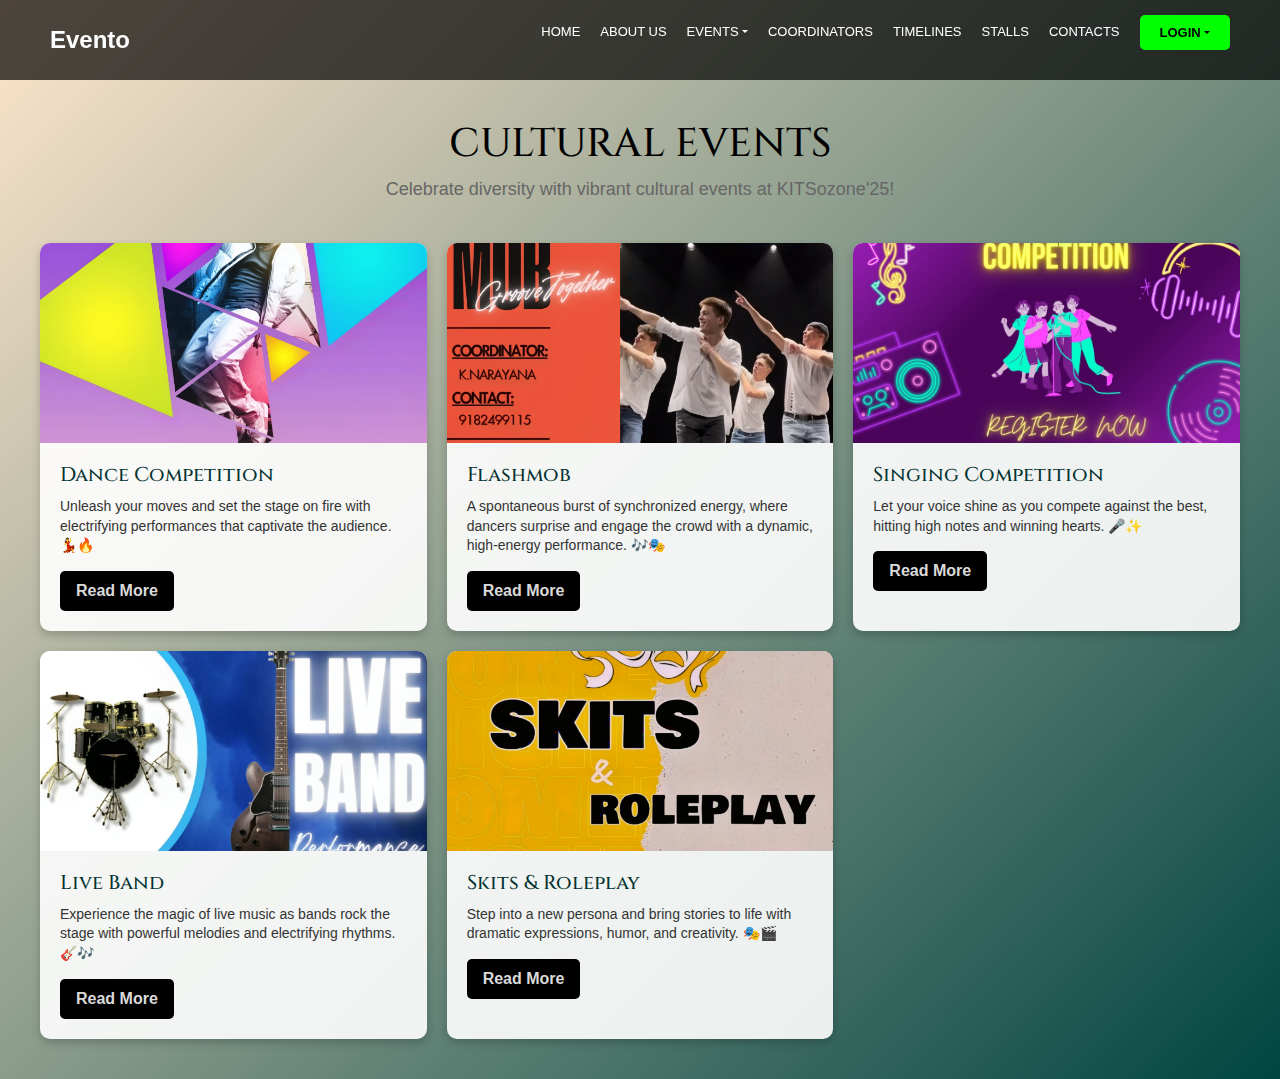
<file: cultural.html>
<!DOCTYPE html>
<html lang="en">
<head>
    <meta charset="UTF-8">
    <meta name="viewport" content="width=device-width, initial-scale=1.0">
    <title>Cultural Events - Kitsozen'25</title>
    <!-- Bootstrap CSS -->
    <link href="https://cdn.jsdelivr.net/npm/bootstrap@5.3.0/dist/css/bootstrap.min.css" rel="stylesheet">
    <link rel="stylesheet" href="cultural.css">
    <link href="https://fonts.googleapis.com/css2?family=Cinzel:wght@700&display=swap" rel="stylesheet">
</head>
<body>
    <header>
        <nav>
            <div class="logo">
                <span>Evento</span>
            </div>
            <ul class="nav-links">
                <li><a href="index.html" class="nav-link">HOME</a></li>
                <li><a href="index.html" class="nav-link">ABOUT US</a></li>
                <li class="dropdown">
                    <a href="#" class="nav-link dropdown-toggle">EVENTS</a>
                    <ul class="dropdown-menu">
                        <li><a href="technical.html" class="nav-link">TECHNICAL</a></li>
                        <li><a href="non-technical.html" class="nav-link">NON-TECHNICAL</a></li>
                        <li><a href="#cultural-events" class="nav-link">CULTURAL</a></li>
                        <li><a href="games.html" class="nav-link">GAMES</a></li>
                        <li><a href="sports.html" class="nav-link">SPORTS</a></li>
                        <li><a href="special.html" class="nav-link">SPECIAL</a></li>
                    </ul>
                </li>
                <li><a href="#" class="nav-link">COORDINATORS</a></li>
                <li><a href="#" class="nav-link">TIMELINES</a></li>
                <li><a href="#" class="nav-link" data-section="contacts">STALLS</a></li>
                <li><a href="#" class="nav-link">CONTACTS</a></li>
                <li class="dropdown">
                    <a href="#" class="buy-ticket dropdown-toggle" data-section="login">LOGIN</a>
                    <ul class="dropdown-menu">
                        <li><a href="#" class="nav-link" data-section="student-login">STUDENT</a></li>
                        <li><a href="#" class="nav-link" data-section="volunteer-login">VOLUNTEER</a></li>
                        <li><a href="#" class="nav-link" data-section="coordinator-login">COORDINATOR LOGIN</a></li>
                        <li><a href="#" class="nav-link" data-section="admin-login">ADMIN</a></li>
                    </ul>
                </li>
            </ul>
        </nav>
    </header>

    <main>
        <section class="cultural-events" id="cultural-events">
            <div class="events-header">
                <h1>Cultural Events</h1>
                <p>Celebrate diversity with vibrant cultural events at KITSozone'25!</p>
            </div>
            <div class="events-grid">
                <div class="event-block">
                    <div class="event-image">
                        <img src="cl1.jpg" alt="Cultural Event 1">
                    </div>
                    <div class="event-info">
                        <h3>Dance Competition</h3>
                        <p>Unleash your moves and set the stage on fire with electrifying performances that captivate the audience. 💃🔥</p>
                        <a href="#" class="register-btn">Read More</a>
                    </div>
                </div>
                <div class="event-block">
                    <div class="event-image">
                        <img src="cl2.jpg" alt="Cultural Event 2">
                    </div>
                    <div class="event-info">
                        <h3>Flashmob</h3>
                        <p>A spontaneous burst of synchronized energy, where dancers surprise and engage the crowd with a dynamic, high-energy performance. 🎶🎭</p>
                        <a href="#" class="register-btn">Read More</a>
                    </div>
                </div>
                <div class="event-block">
                    <div class="event-image">
                        <img src="cl3.jpg" alt="Cultural Event 3">
                    </div>
                    <div class="event-info">
                        <h3>Singing Competition</h3>
                        <p>Let your voice shine as you compete against the best, hitting high notes and winning hearts. 🎤✨</p>
                        <a href="#" class="register-btn">Read More</a>
                    </div>
                </div>
                <div class="event-block">
                    <div class="event-image">
                        <img src="cl4.jpg" alt="Cultural Event 4">
                    </div>
                    <div class="event-info">
                        <h3>Live Band</h3>
                        <p>Experience the magic of live music as bands rock the stage with powerful melodies and electrifying rhythms. 🎸🎶</p>
                        <a href="#" class="register-btn">Read More</a>
                    </div>
                </div>
                <div class="event-block">
                    <div class="event-image">
                        <img src="cl5.jpg" alt="Cultural Event 5">
                    </div>
                    <div class="event-info">
                        <h3>Skits & Roleplay</h3>
                        <p> Step into a new persona and bring stories to life with dramatic expressions, humor, and creativity. 🎭🎬</p>
                        <a href="#" class="register-btn">Read More</a>
                    </div>
                </div>
            </div>
        </section>
    </main>

    <!-- Bootstrap JS -->
    <script src="https://cdn.jsdelivr.net/npm/bootstrap@5.3.0/dist/js/bootstrap.bundle.min.js"></script>
    <script>
        const dropdownToggle = document.querySelector('.dropdown-toggle');
        const dropdownMenu = document.querySelector('.dropdown-menu');

        dropdownToggle.addEventListener('click', (e) => {
            e.preventDefault();
            dropdownMenu.classList.toggle('show');
        });
        // Add this after the existing dropdownToggle event listener
const loginDropdownToggle = document.querySelector('.buy-ticket.dropdown-toggle');
const loginDropdownMenu = loginDropdownToggle.nextElementSibling;

loginDropdownToggle.addEventListener('click', (e) => {
    e.preventDefault();
    loginDropdownMenu.classList.toggle('show');
});

// Close login dropdown when clicking outside
document.addEventListener('click', (e) => {
    if (!loginDropdownToggle.contains(e.target) && !loginDropdownMenu.contains(e.target)) {
        loginDropdownMenu.classList.remove('show');
    }
});

        document.addEventListener('click', (e) => {
            if (!dropdownToggle.contains(e.target) && !dropdownMenu.contains(e.target)) {
                dropdownMenu.classList.remove('show');
            }
        });
    </script>
</body>
</html>
</file>
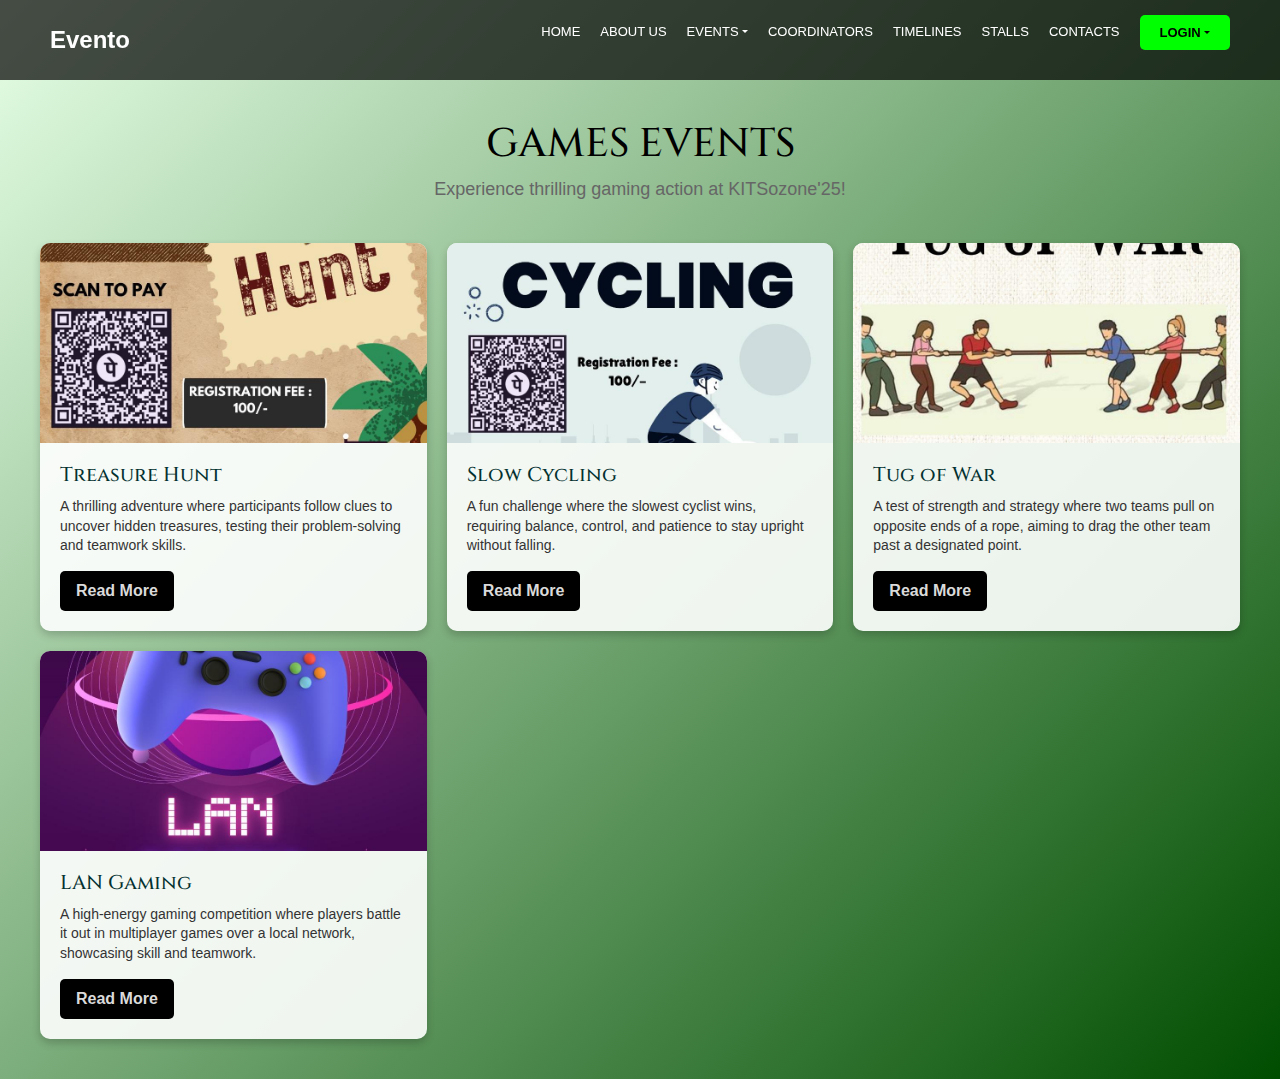
<file: games.html>
<!DOCTYPE html>
<html lang="en">
<head>
    <meta charset="UTF-8">
    <meta name="viewport" content="width=device-width, initial-scale=1.0">
    <title>Games Events - Kitsozen'25</title>
    <!-- Bootstrap CSS -->
    <link href="https://cdn.jsdelivr.net/npm/bootstrap@5.3.0/dist/css/bootstrap.min.css" rel="stylesheet">
    <link rel="stylesheet" href="games.css">
    <link href="https://fonts.googleapis.com/css2?family=Cinzel:wght@700&display=swap" rel="stylesheet">
</head>
<body>
    <header>
        <nav>
            <div class="logo">
                <span>Evento</span>
            </div>
            <ul class="nav-links">
                <li><a href="index.html" class="nav-link">HOME</a></li>
                <li><a href="index.html" class="nav-link">ABOUT US</a></li>
                <li class="dropdown">
                    <a href="#" class="nav-link dropdown-toggle">EVENTS</a>
                    <ul class="dropdown-menu">
                        <li><a href="technical.html" class="nav-link">TECHNICAL</a></li>
                        <li><a href="non-technical.html" class="nav-link">NON-TECHNICAL</a></li>
                        <li><a href="cultural.html" class="nav-link">CULTURAL</a></li>
                        <li><a href="#games-events" class="nav-link">GAMES</a></li>
                        <li><a href="sports.html" class="nav-link">SPORTS</a></li>
                        <li><a href="special.html" class="nav-link">SPECIAL</a></li>
                    </ul>
                </li>
                <li><a href="#" class="nav-link">COORDINATORS</a></li>
                <li><a href="#" class="nav-link">TIMELINES</a></li>
                <li><a href="#" class="nav-link" data-section="contacts">STALLS</a></li>
                <li><a href="#" class="nav-link">CONTACTS</a></li>
                <li class="dropdown">
                    <a href="#" class="buy-ticket dropdown-toggle" data-section="login">LOGIN</a>
                    <ul class="dropdown-menu">
                        <li><a href="#" class="nav-link" data-section="student-login">STUDENT</a></li>
                        <li><a href="#" class="nav-link" data-section="volunteer-login">VOLUNTEER</a></li>
                        <li><a href="#" class="nav-link" data-section="coordinator-login">COORDINATOR LOGIN</a></li>
                        <li><a href="#" class="nav-link" data-section="admin-login">ADMIN</a></li>
                    </ul>
                </li>
            </ul>
        </nav>
    </header>

    <main>
        <section class="games-events" id="games-events">
            <div class="events-header">
                <h1>Games Events</h1>
                <p>Experience thrilling gaming action at KITSozone'25!</p>
            </div>
            <div class="events-grid">
                <div class="event-block">
                    <div class="event-image">
                        <img src="gm1.jpg" alt="Games Event 1">
                    </div>
                    <div class="event-info">
                        <h3>Treasure Hunt</h3>
                        <p>A thrilling adventure where participants follow clues to uncover hidden treasures, testing their problem-solving and teamwork skills.</p>
                        <a href="#" class="register-btn">Read More</a>
                    </div>
                </div>
                <div class="event-block">
                    <div class="event-image">
                        <img src="gm2.jpg" alt="Games Event 2">
                    </div>
                    <div class="event-info">
                        <h3>Slow Cycling</h3>
                        <p>A fun challenge where the slowest cyclist wins, requiring balance, control, and patience to stay upright without falling.</p>
                        <a href="#" class="register-btn">Read More</a>
                    </div>
                </div>
                <div class="event-block">
                    <div class="event-image">
                        <img src="gm3.jpg" alt="Games Event 3">
                    </div>
                    <div class="event-info">
                        <h3>Tug of War</h3>
                        <p>A test of strength and strategy where two teams pull on opposite ends of a rope, aiming to drag the other team past a designated point.</p>
                        <a href="#" class="register-btn">Read More</a>
                    </div>
                </div>
                <div class="event-block">
                    <div class="event-image">
                        <img src="gm4.jpg" alt="Games Event 4">
                    </div>
                    <div class="event-info">
                        <h3>LAN Gaming</h3>
                        <p>A high-energy gaming competition where players battle it out in multiplayer games over a local network, showcasing skill and teamwork.</p>
                        <a href="#" class="register-btn">Read More</a>
                    </div>
                </div>
            </div>
        </section>
    </main>

    <!-- Bootstrap JS -->
    <script src="https://cdn.jsdelivr.net/npm/bootstrap@5.3.0/dist/js/bootstrap.bundle.min.js"></script>
    <script>
        const dropdownToggle = document.querySelector('.dropdown-toggle');
        const dropdownMenu = document.querySelector('.dropdown-menu');

        dropdownToggle.addEventListener('click', (e) => {
            e.preventDefault();
            dropdownMenu.classList.toggle('show');
        });

        // Add this after the existing dropdownToggle event listener
const loginDropdownToggle = document.querySelector('.buy-ticket.dropdown-toggle');
const loginDropdownMenu = loginDropdownToggle.nextElementSibling;

loginDropdownToggle.addEventListener('click', (e) => {
    e.preventDefault();
    loginDropdownMenu.classList.toggle('show');
});

// Close login dropdown when clicking outside
document.addEventListener('click', (e) => {
    if (!loginDropdownToggle.contains(e.target) && !loginDropdownMenu.contains(e.target)) {
        loginDropdownMenu.classList.remove('show');
    }
});

        document.addEventListener('click', (e) => {
            if (!dropdownToggle.contains(e.target) && !dropdownMenu.contains(e.target)) {
                dropdownMenu.classList.remove('show');
            }
        });
    </script>
</body>
</html>
</file>
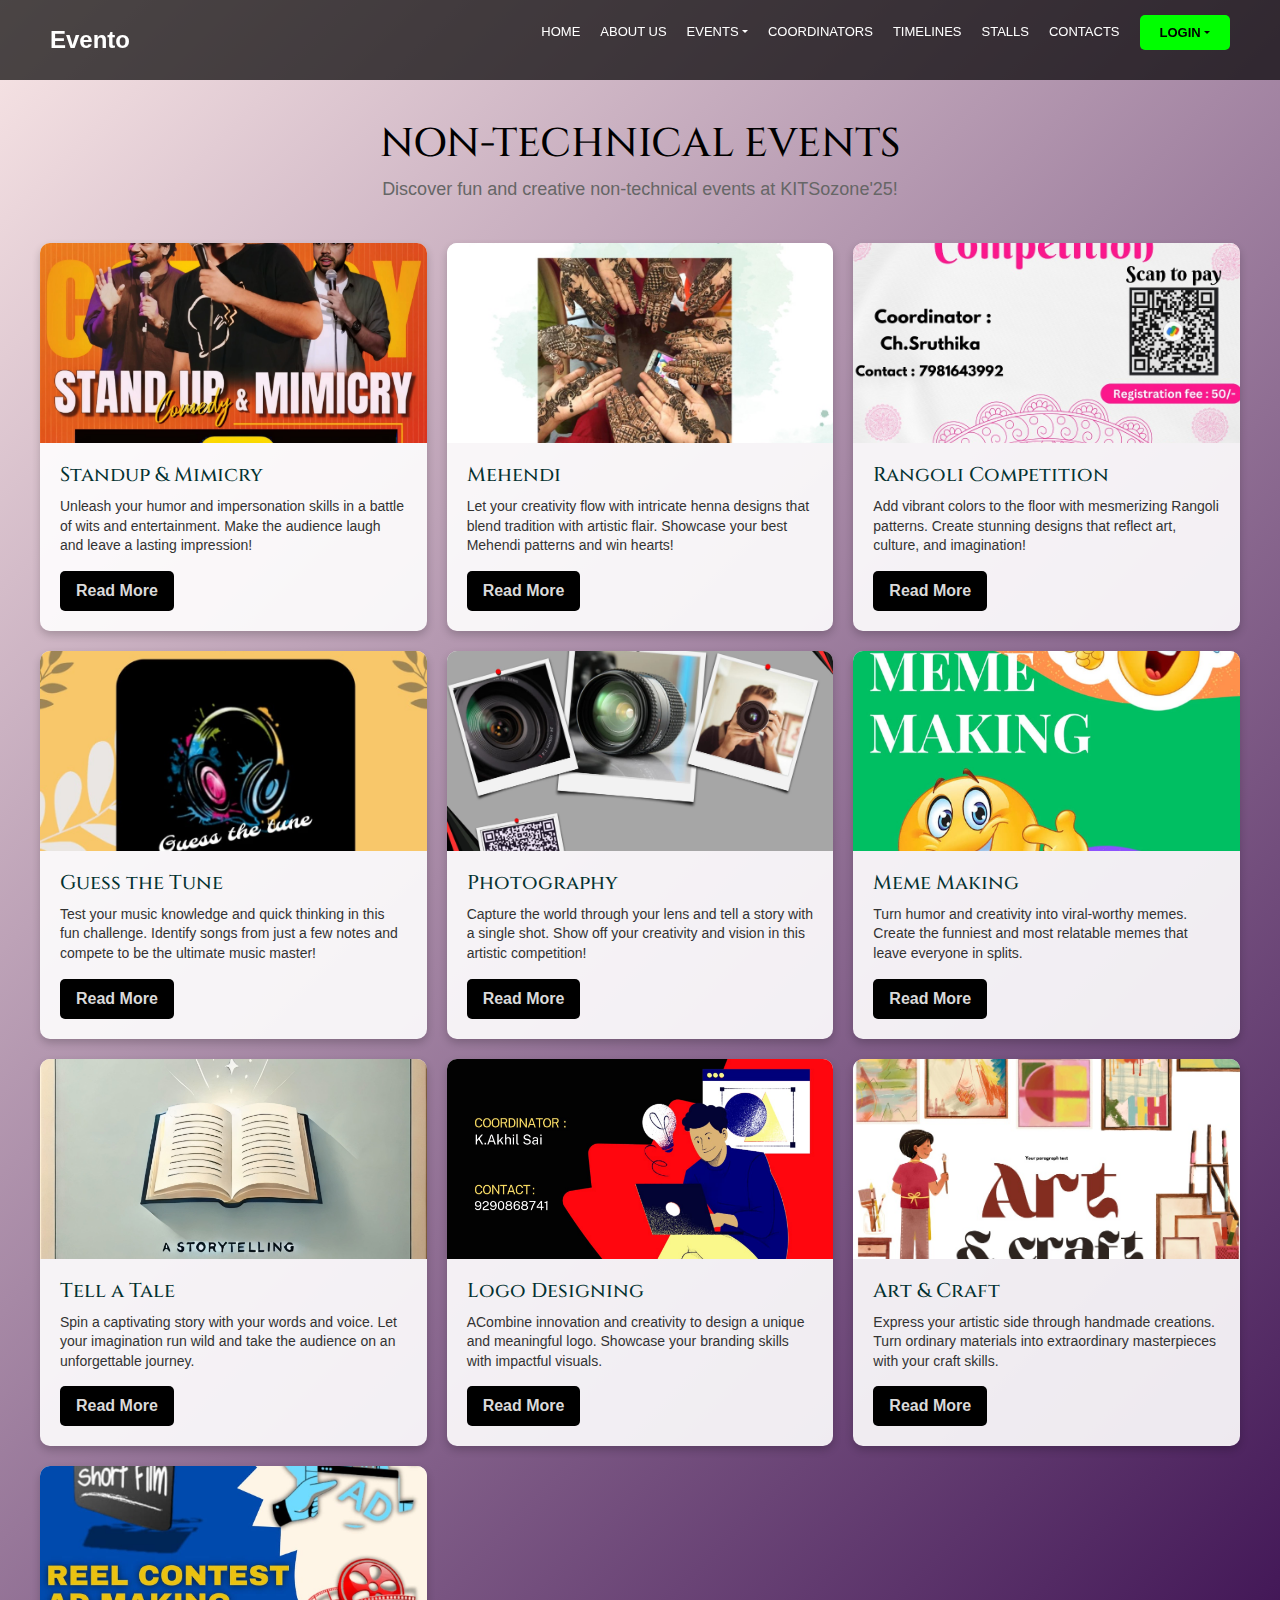
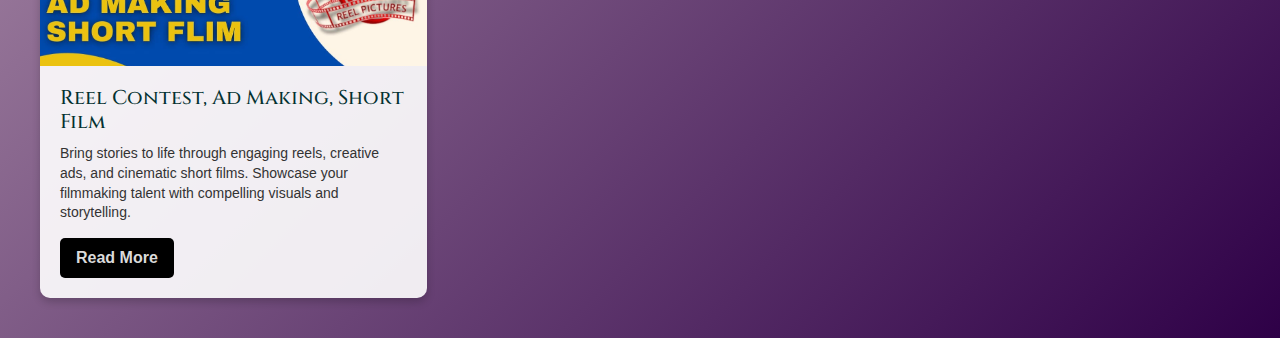
<file: non-technical.html>
<!DOCTYPE html>
<html lang="en">
<head>
    <meta charset="UTF-8">
    <meta name="viewport" content="width=device-width, initial-scale=1.0">
    <title>Non-Technical Events - Kitsozen'25</title>
    <!-- Bootstrap CSS -->
    <link href="https://cdn.jsdelivr.net/npm/bootstrap@5.3.0/dist/css/bootstrap.min.css" rel="stylesheet">
    <link rel="stylesheet" href="non-technical.css">
    <link href="https://fonts.googleapis.com/css2?family=Cinzel:wght@700&display=swap" rel="stylesheet">
</head>
<body>
    <header>
        <nav>
            <div class="logo">
                <span>Evento</span>
            </div>
            <ul class="nav-links">
                <li><a href="index.html" class="nav-link">HOME</a></li>
                <li><a href="index.html" class="nav-link">ABOUT US</a></li>
                <li class="dropdown">
                    <a href="#" class="nav-link dropdown-toggle">EVENTS</a>
                    <ul class="dropdown-menu">
                        <li><a href="technical.html" class="nav-link">TECHNICAL</a></li>
                        <li><a href="#non-technical-events" class="nav-link">NON-TECHNICAL</a></li>
                        <li><a href="cultural.html" class="nav-link">CULTURAL</a></li>
                        <li><a href="games.html" class="nav-link">GAMES</a></li>
                        <li><a href="sports.html" class="nav-link">SPORTS</a></li>
                        <li><a href="special.html" class="nav-link">SPECIAL</a></li>
                    </ul>
                </li>
                <li><a href="#" class="nav-link">COORDINATORS</a></li>
                <li><a href="#" class="nav-link">TIMELINES</a></li>
                <li><a href="#" class="nav-link" data-section="contacts">STALLS</a></li>
                <li><a href="#" class="nav-link">CONTACTS</a></li>
                <li class="dropdown">
                    <a href="#" class="buy-ticket dropdown-toggle" data-section="login">LOGIN</a>
                    <ul class="dropdown-menu">
                        <li><a href="#" class="nav-link" data-section="student-login">STUDENT</a></li>
                        <li><a href="#" class="nav-link" data-section="volunteer-login">VOLUNTEER</a></li>
                        <li><a href="#" class="nav-link" data-section="coordinator-login">COORDINATOR LOGIN</a></li>
                        <li><a href="#" class="nav-link" data-section="admin-login">ADMIN</a></li>
                    </ul>
                </li>
            </ul>
        </nav>
    </header>

    <main>
        <section class="non-technical-events" id="non-technical-events">
            <div class="events-header">
                <h1>Non-Technical Events</h1>
                <p>Discover fun and creative non-technical events at KITSozone'25!</p>
            </div>
            <div class="events-grid">
                <div class="event-block">
                    <div class="event-image">
                        <img src="img1.1.jpg" alt="Non-Technical Event 1">
                    </div>
                    <div class="event-info">
                        <h3>Standup & Mimicry</h3>
                        <p> Unleash your humor and impersonation skills in a battle of wits and entertainment. Make the audience laugh and leave a lasting impression!</p>
                        <a href="#" class="register-btn">Read More</a>
                    </div>
                </div>
                <div class="event-block">
                    <div class="event-image">
                        <img src="img1.2.jpg" alt="Non-Technical Event 2">
                    </div>
                    <div class="event-info">
                        <h3>Mehendi</h3>
                        <p>Let your creativity flow with intricate henna designs that blend tradition with artistic flair. Showcase your best Mehendi patterns and win hearts!</p>
                        <a href="#" class="register-btn">Read More</a>
                    </div>
                </div>
                <div class="event-block">
                    <div class="event-image">
                        <img src="img1.3.jpg" alt="Non-Technical Event 3">
                    </div>
                    <div class="event-info">
                        <h3>Rangoli Competition</h3>
                        <p>Add vibrant colors to the floor with mesmerizing Rangoli patterns. Create stunning designs that reflect art, culture, and imagination!</p>
                        <a href="#" class="register-btn">Read More</a>
                    </div>
                </div>
                <div class="event-block">
                    <div class="event-image">
                        <img src="img1.4.jpg" alt="Non-Technical Event 4">
                    </div>
                    <div class="event-info">
                        <h3>Guess the Tune</h3>
                        <p>Test your music knowledge and quick thinking in this fun challenge. Identify songs from just a few notes and compete to be the ultimate music master!</p>
                        <a href="#" class="register-btn">Read More</a>
                    </div>
                </div>
                <div class="event-block">
                    <div class="event-image">
                        <img src="img1.5.jpg" alt="Non-Technical Event 5">
                    </div>
                    <div class="event-info">
                        <h3>Photography</h3>
                        <p> Capture the world through your lens and tell a story with a single shot. Show off your creativity and vision in this artistic competition!</p>
                        <a href="#" class="register-btn">Read More</a>
                    </div>
                </div>
                <div class="event-block">
                    <div class="event-image">
                        <img src="img1.6.jpg" alt="Non-Technical Event 6">
                    </div>
                    <div class="event-info">
                        <h3>Meme Making</h3>
                        <p>Turn humor and creativity into viral-worthy memes. Create the funniest and most relatable memes that leave everyone in splits.</p>
                        <a href="#" class="register-btn">Read More</a>
                    </div>
                </div>
                <div class="event-block">
                    <div class="event-image">
                        <img src="img1.7.jpg" alt="Non-Technical Event 7">
                    </div>
                    <div class="event-info">
                        <h3>Tell a Tale</h3>
                        <p>Spin a captivating story with your words and voice. Let your imagination run wild and take the audience on an unforgettable journey.</p>
                        <a href="#" class="register-btn">Read More</a>
                    </div>
                </div>
                <div class="event-block">
                    <div class="event-image">
                        <img src="img1.8.jpg" alt="Non-Technical Event 8">
                    </div>
                    <div class="event-info">
                        <h3>Logo Designing</h3>
                        <p>ACombine innovation and creativity to design a unique and meaningful logo. Showcase your branding skills with impactful visuals.</p>
                        <a href="#" class="register-btn">Read More</a>
                    </div>
                </div>
                <div class="event-block">
                    <div class="event-image">
                        <img src="img1.9.jpg" alt="Non-Technical Event 9">
                    </div>
                    <div class="event-info">
                        <h3>Art & Craft</h3>
                        <p>Express your artistic side through handmade creations. Turn ordinary materials into extraordinary masterpieces with your craft skills.</p>
                        <a href="#" class="register-btn">Read More</a>
                    </div>
                </div>
                <div class="event-block">
                    <div class="event-image">
                        <img src="img1.10.jpg" alt="Non-Technical Event 10">
                    </div>
                    <div class="event-info">
                        <h3>Reel Contest, Ad Making, Short Film</h3>
                        <p>Bring stories to life through engaging reels, creative ads, and cinematic short films. Showcase your filmmaking talent with compelling visuals and storytelling.</p>
                        <a href="#" class="register-btn">Read More</a>
                    </div>
                </div>
            </div>
        </section>
    </main>

    <!-- Bootstrap JS -->
    <script src="https://cdn.jsdelivr.net/npm/bootstrap@5.3.0/dist/js/bootstrap.bundle.min.js"></script>
    <script>
        const dropdownToggle = document.querySelector('.dropdown-toggle');
        const dropdownMenu = document.querySelector('.dropdown-menu');

        dropdownToggle.addEventListener('click', (e) => {
            e.preventDefault();
            dropdownMenu.classList.toggle('show');
        });
// Add this after the existing dropdownToggle event listener
const loginDropdownToggle = document.querySelector('.buy-ticket.dropdown-toggle');
const loginDropdownMenu = loginDropdownToggle.nextElementSibling;

loginDropdownToggle.addEventListener('click', (e) => {
    e.preventDefault();
    loginDropdownMenu.classList.toggle('show');
});

// Close login dropdown when clicking outside
document.addEventListener('click', (e) => {
    if (!loginDropdownToggle.contains(e.target) && !loginDropdownMenu.contains(e.target)) {
        loginDropdownMenu.classList.remove('show');
    }
});
        document.addEventListener('click', (e) => {
            if (!dropdownToggle.contains(e.target) && !dropdownMenu.contains(e.target)) {
                dropdownMenu.classList.remove('show');
            }
        });
    </script>
</body>
</html>
</file>
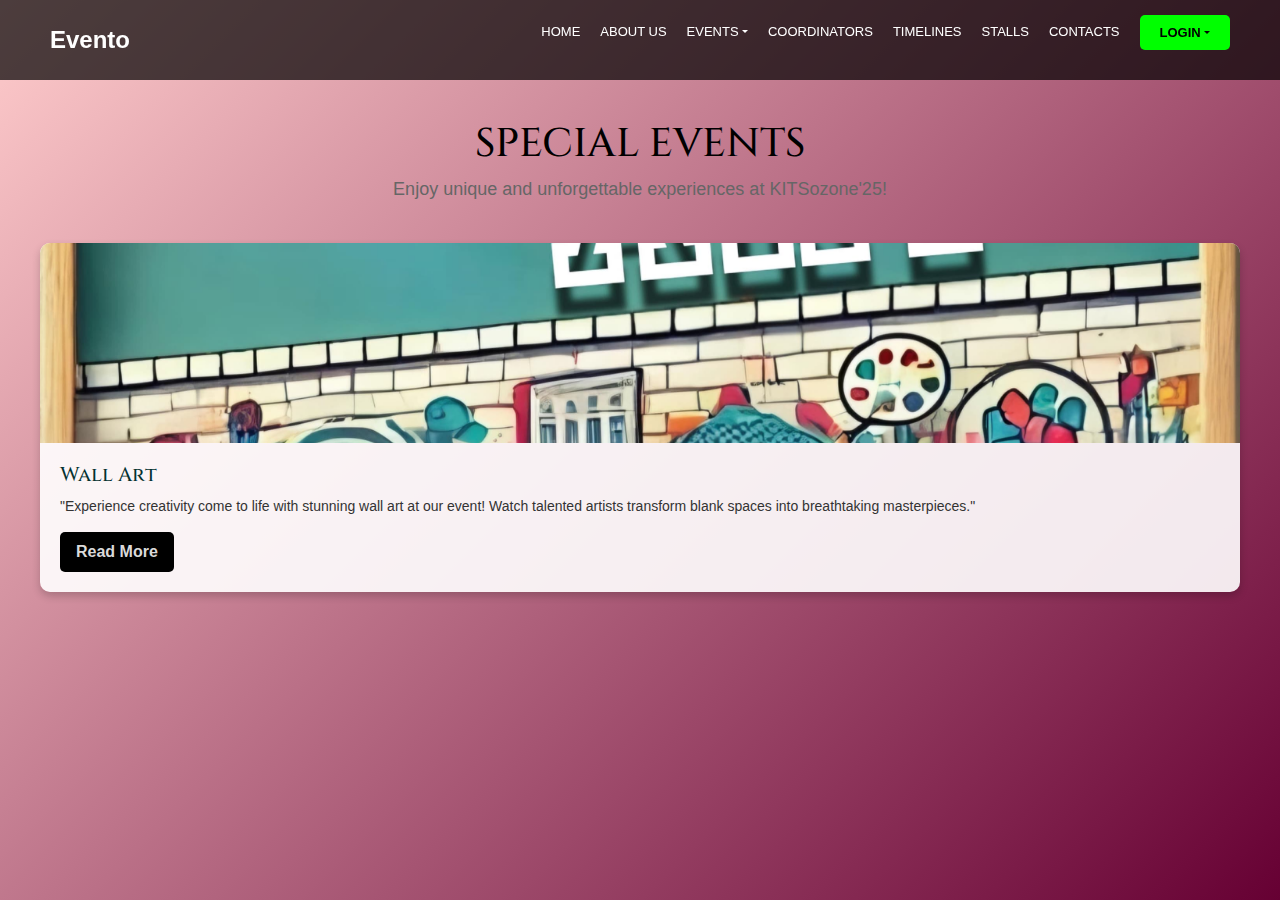
<file: special.html>
<!DOCTYPE html>
<html lang="en">
<head>
    <meta charset="UTF-8">
    <meta name="viewport" content="width=device-width, initial-scale=1.0">
    <title>Special Events - Kitsozen'25</title>
    <!-- Bootstrap CSS -->
    <link href="https://cdn.jsdelivr.net/npm/bootstrap@5.3.0/dist/css/bootstrap.min.css" rel="stylesheet">
    <link rel="stylesheet" href="special.css">
    <link href="https://fonts.googleapis.com/css2?family=Cinzel:wght@700&display=swap" rel="stylesheet">
</head>
<body>
    <header>
        <nav>
            <div class="logo">
                <span>Evento</span>
            </div>
            <ul class="nav-links">
                <li><a href="index.html" class="nav-link">HOME</a></li>
                <li><a href="index.html" class="nav-link">ABOUT US</a></li>
                <li class="dropdown">
                    <a href="#" class="nav-link dropdown-toggle">EVENTS</a>
                    <ul class="dropdown-menu">
                        <li><a href="technical.html" class="nav-link">TECHNICAL</a></li>
                        <li><a href="non-technical.html" class="nav-link">NON-TECHNICAL</a></li>
                        <li><a href="cultural.html" class="nav-link">CULTURAL</a></li>
                        <li><a href="games.html" class="nav-link">GAMES</a></li>
                        <li><a href="sports.html" class="nav-link">SPORTS</a></li>
                        <li><a href="#special-events" class="nav-link">SPECIAL</a></li>
                    </ul>
                </li>
                <li><a href="#" class="nav-link">COORDINATORS</a></li>
                <li><a href="#" class="nav-link">TIMELINES</a></li>
                <li><a href="#" class="nav-link" data-section="contacts">STALLS</a></li>
                <li><a href="#" class="nav-link">CONTACTS</a></li>
                <li class="dropdown">
                    <a href="#" class="buy-ticket dropdown-toggle" data-section="login">LOGIN</a>
                    <ul class="dropdown-menu">
                        <li><a href="#" class="nav-link" data-section="student-login">STUDENT</a></li>
                        <li><a href="#" class="nav-link" data-section="volunteer-login">VOLUNTEER</a></li>
                        <li><a href="#" class="nav-link" data-section="coordinator-login">COORDINATOR LOGIN</a></li>
                        <li><a href="#" class="nav-link" data-section="admin-login">ADMIN</a></li>
                    </ul>
                </li>
            </ul>
        </nav>
    </header>

    <main>
        <section class="special-events" id="special-events">
            <div class="events-header">
                <h1>Special Events</h1>
                <p>Enjoy unique and unforgettable experiences at KITSozone'25!</p>
            </div>
            <div class="events-grid">
                <div class="event-block">
                    <div class="event-image">
                        <img src="spl1.jpg" alt="Special Event 1">
                    </div>
                    <div class="event-info">
                        <h3>Wall Art</h3>
                        <p>"Experience creativity come to life with stunning wall art at our event! Watch talented artists transform blank spaces into breathtaking masterpieces."</p>
                        <a href="#" class="register-btn">Read More</a>
                    </div>
                </div>
            </div>
        </section>
    </main>

    <!-- Bootstrap JS -->
    <script src="https://cdn.jsdelivr.net/npm/bootstrap@5.3.0/dist/js/bootstrap.bundle.min.js"></script>
    <script>
        const dropdownToggle = document.querySelector('.dropdown-toggle');
        const dropdownMenu = document.querySelector('.dropdown-menu');

        dropdownToggle.addEventListener('click', (e) => {
            e.preventDefault();
            dropdownMenu.classList.toggle('show');
        });
        // Add this after the existing dropdownToggle event listener
const loginDropdownToggle = document.querySelector('.buy-ticket.dropdown-toggle');
const loginDropdownMenu = loginDropdownToggle.nextElementSibling;

loginDropdownToggle.addEventListener('click', (e) => {
    e.preventDefault();
    loginDropdownMenu.classList.toggle('show');
});

// Close login dropdown when clicking outside
document.addEventListener('click', (e) => {
    if (!loginDropdownToggle.contains(e.target) && !loginDropdownMenu.contains(e.target)) {
        loginDropdownMenu.classList.remove('show');
    }
});

        document.addEventListener('click', (e) => {
            if (!dropdownToggle.contains(e.target) && !dropdownMenu.contains(e.target)) {
                dropdownMenu.classList.remove('show');
            }
        });
    </script>
</body>
</html>
</file>
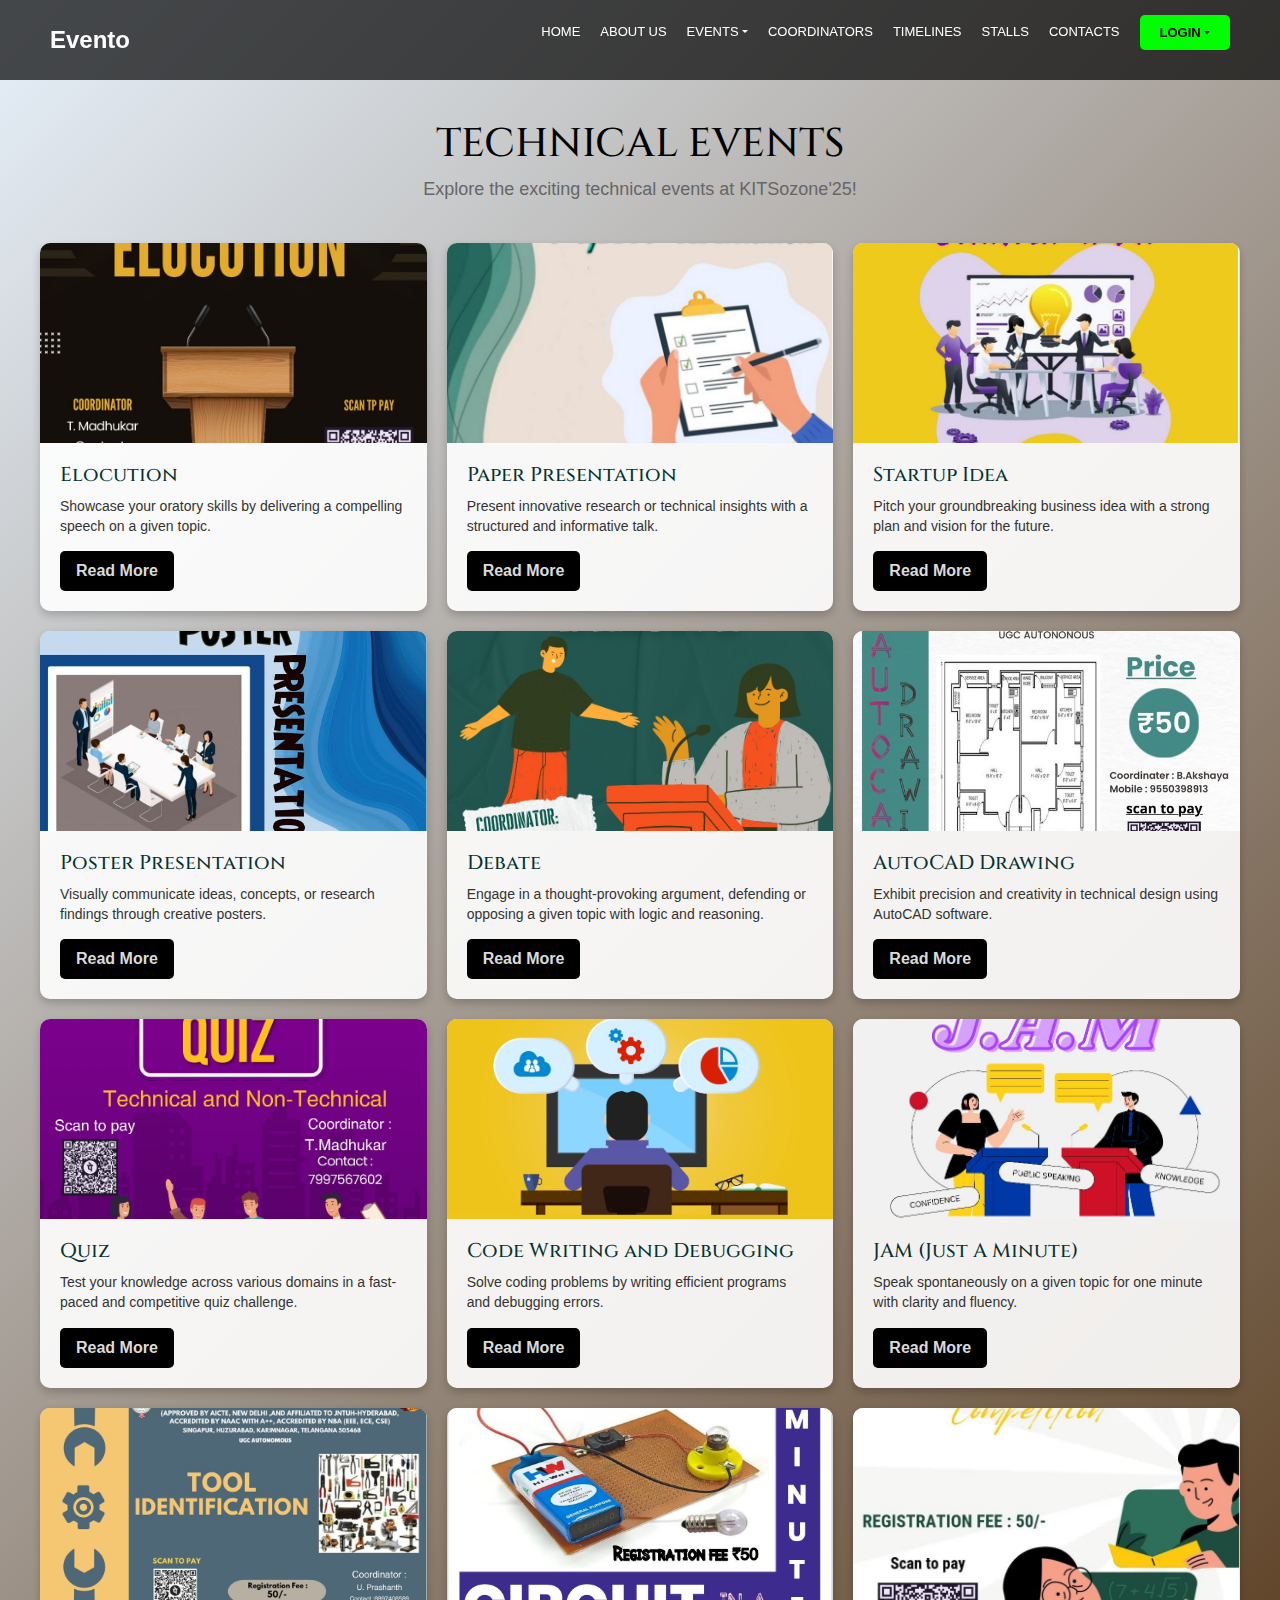
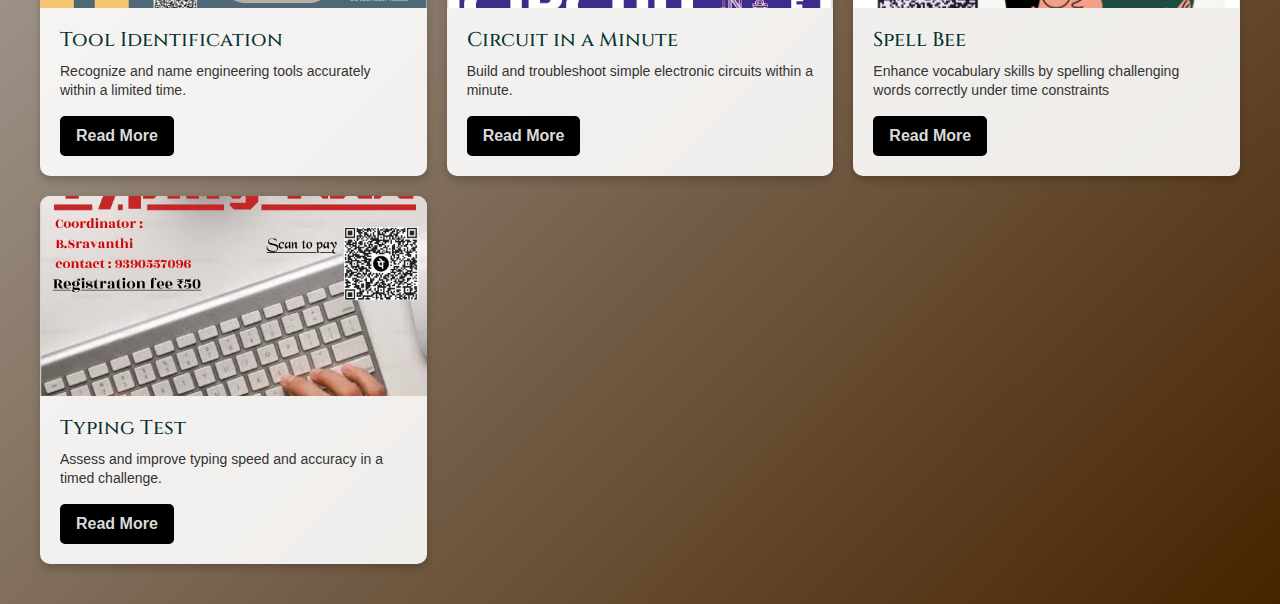
<file: technical.html>
<!DOCTYPE html>
<html lang="en">
<head>
    <meta charset="UTF-8">
    <meta name="viewport" content="width=device-width, initial-scale=1.0">
    <title>Technical Events - Kitsozen'25</title>
    <!-- Bootstrap CSS -->
    <link href="https://cdn.jsdelivr.net/npm/bootstrap@5.3.0/dist/css/bootstrap.min.css" rel="stylesheet">
    <link rel="stylesheet" href="technical.css">
    <link href="https://fonts.googleapis.com/css2?family=Cinzel:wght@700&display=swap" rel="stylesheet">
</head>
<body>
    <header>
        <nav>
            <div class="logo">
                <span>Evento</span>
            </div>
            <ul class="nav-links">
                <li><a href="index.html" class="nav-link">HOME</a></li>
                <li><a href="index.html" class="nav-link">ABOUT US</a></li>
                <li class="dropdown">
                    <a href="#" class="nav-link dropdown-toggle">EVENTS</a>
                    <ul class="dropdown-menu">
                        <li><a href="technical.html" class="nav-link">TECHNICAL</a></li>
                        <li><a href="non-technical.html" class="nav-link">NON-TECHNICAL</a></li>
                        <li><a href="cultural.html" class="nav-link">CULTURAL</a></li>
                        <li><a href="games.html" class="nav-link">GAMES</a></li>
                        <li><a href="sports.html" class="nav-link">SPORTS</a></li>
                        <li><a href="special.html" class="nav-link">SPECIAL</a></li>
                    </ul>
                </li>
                <li><a href="#" class="nav-link">COORDINATORS</a></li>
                <li><a href="#" class="nav-link">TIMELINES</a></li>
                <li><a href="#" class="nav-link" data-section="contacts">STALLS</a></li>
                <li><a href="#" class="nav-link">CONTACTS</a></li>
                <li class="dropdown">
                    <a href="#" class="buy-ticket dropdown-toggle" data-section="login">LOGIN</a>
                    <ul class="dropdown-menu">
                        <li><a href="#" class="nav-link" data-section="student-login">STUDENT</a></li>
                        <li><a href="#" class="nav-link" data-section="volunteer-login">VOLUNTEER</a></li>
                        <li><a href="#" class="nav-link" data-section="coordinator-login">COORDINATOR LOGIN</a></li>
                        <li><a href="#" class="nav-link" data-section="admin-login">ADMIN</a></li>
                    </ul>
                </li>
            </ul>
        </nav>
    </header>

    <main>
        <section class="technical-events" id="technical-events">
            <div class="events-header">
                <h1>Technical Events</h1>
                <p>Explore the exciting technical events at KITSozone'25!</p>
            </div>
            <div class="events-grid">
                <!-- Event Block 1 -->
                <div class="event-block">
                    <div class="event-image">
                        <img src="img1.jpg" alt="Technical Event 1">
                    </div>
                    <div class="event-info">
                        <h3>Elocution</h3>
                        <p>Showcase your oratory skills by delivering a compelling speech on a given topic.</p>
                        <a href="#" class="register-btn">Read More</a>
                    </div>
                </div>
                <!-- Event Block 2 -->
                <div class="event-block">
                    <div class="event-image">
                        <img src="img2.jpg" alt="Technical Event 2">
                    </div>
                    <div class="event-info">
                        <h3>Paper Presentation</h3>
                        <p>Present innovative research or technical insights with a structured and informative talk.</p>
                        <a href="#" class="register-btn">Read More</a>
                    </div>
                </div>
                <!-- Event Block 3 -->
                <div class="event-block">
                    <div class="event-image">
                        <img src="img3.jpg" alt="Technical Event 3">
                    </div>
                    <div class="event-info">
                        <h3>Startup Idea</h3>
                        <p> Pitch your groundbreaking business idea with a strong plan and vision for the future.</p>
                        <a href="#" class="register-btn">Read More</a>
                    </div>
                </div>
                <!-- Event Block 4 -->
                <div class="event-block">
                    <div class="event-image">
                        <img src="img4.jpg" alt="Technical Event 4">
                    </div>
                    <div class="event-info">
                        <h3>Poster Presentation</h3>
                        <p>Visually communicate ideas, concepts, or research findings through creative posters.</p>
                        <a href="#" class="register-btn">Read More</a>
                    </div>
                </div>
                <!-- Event Block 5 -->
                <div class="event-block">
                    <div class="event-image">
                        <img src="img5.jpg" alt="Technical Event 5">
                    </div>
                    <div class="event-info">
                        <h3>Debate</h3>
                        <p>Engage in a thought-provoking argument, defending or opposing a given topic with logic and reasoning.</p>
                        <a href="#" class="register-btn">Read More</a>
                    </div>
                </div>
                <!-- Event Block 6 -->
                <div class="event-block">
                    <div class="event-image">
                        <img src="img6.jpg" alt="Technical Event 6">
                    </div>
                    <div class="event-info">
                        <h3>AutoCAD Drawing </h3>
                        <p> Exhibit precision and creativity in technical design using AutoCAD software.</p>
                        <a href="#" class="register-btn">Read More</a>
                    </div>
                </div>
                <!-- Event Block 7 -->
                <div class="event-block">
                    <div class="event-image">
                        <img src="img7.jpg" alt="Technical Event 7">
                    </div>
                    <div class="event-info">
                        <h3>Quiz </h3>
                        <p> Test your knowledge across various domains in a fast-paced and competitive quiz challenge.</p>
                        <a href="#" class="register-btn">Read More</a>
                    </div>
                </div>
                <!-- Event Block 8 -->
                <div class="event-block">
                    <div class="event-image">
                        <img src="img8.jpg" alt="Technical Event 8">
                    </div>
                    <div class="event-info">
                        <h3>Code Writing and Debugging</h3>
                        <p>Solve coding problems by writing efficient programs and debugging errors.</p>
                        <a href="#" class="register-btn">Read More</a>
                    </div>
                </div>
                <!-- Event Block 9 -->
                <div class="event-block">
                    <div class="event-image">
                        <img src="img9.jpg" alt="Technical Event 9">
                    </div>
                    <div class="event-info">
                        <h3>JAM (Just A Minute) </h3>
                        <p>Speak spontaneously on a given topic for one minute with clarity and fluency.</p>
                        <a href="#" class="register-btn">Read More</a>
                    </div>
                </div>
                <!-- Event Block 10 -->
                <div class="event-block">
                    <div class="event-image">
                        <img src="img10.jpg" alt="Technical Event 10">
                    </div>
                    <div class="event-info">
                        <h3>Tool Identification</h3>
                        <p>Recognize and name engineering tools accurately within a limited time.</p>
                        <a href="#" class="register-btn">Read More</a>
                    </div>
                </div>
                <!-- Event Block 11 -->
                <div class="event-block">
                    <div class="event-image">
                        <img src="img11.jpg" alt="Technical Event 11">
                    </div>
                    <div class="event-info">
                        <h3>Circuit in a Minute</h3>
                        <p> Build and troubleshoot simple electronic circuits within a minute.</p>
                        <a href="#" class="register-btn">Read More</a>
                    </div>
                </div>
                <!-- Event Block 12 -->
                <div class="event-block">
                    <div class="event-image">
                        <img src="img12.jpg" alt="Technical Event 12">
                    </div>
                    <div class="event-info">
                        <h3>Spell Bee </h3>
                        <p>Enhance vocabulary skills by spelling challenging words correctly under time constraints</p>
                        <a href="#" class="register-btn">Read More</a>
                    </div>
                </div>
                <!-- Event Block 13 -->
                <div class="event-block">
                    <div class="event-image">
                        <img src="img13.jpg" alt="Technical Event 13">
                    </div>
                    <div class="event-info">
                        <h3>Typing Test</h3>
                        <p> Assess and improve typing speed and accuracy in a timed challenge.</p>
                        <a href="#" class="register-btn">Read More</a>
                    </div>
                </div>
            </div>
        </section>
    </main>

    <!-- Bootstrap JS -->
    <script src="https://cdn.jsdelivr.net/npm/bootstrap@5.3.0/dist/js/bootstrap.bundle.min.js"></script>
    <script>
        const dropdownToggles = document.querySelectorAll('.dropdown-toggle');
        const dropdownMenus = document.querySelectorAll('.dropdown-menu');
    
        dropdownToggles.forEach(toggle => {
            toggle.addEventListener('click', (e) => {
                e.preventDefault();
                const dropdownMenu = toggle.nextElementSibling;
                dropdownMenus.forEach(menu => {
                    if (menu !== dropdownMenu) menu.classList.remove('show');
                });
                dropdownMenu.classList.toggle('show');
            });
        });

        // Add this after the existing dropdownToggle event listener
const loginDropdownToggle = document.querySelector('.buy-ticket.dropdown-toggle');
const loginDropdownMenu = loginDropdownToggle.nextElementSibling;

loginDropdownToggle.addEventListener('click', (e) => {
    e.preventDefault();
    loginDropdownMenu.classList.toggle('show');
});

ocument.addEventListener('click', (e) => {
            dropdownToggles.forEach(toggle => {
                const dropdownMenu = toggle.nextElementSibling;
                if (!toggle.contains(e.target) && !dropdownMenu.contains(e.target)) {
                    dropdownMenu.classList.remove('show');
                }
            });
        });
// Close login dropdown when clicking outside
document.addEventListener('click', (e) => {
    if (!loginDropdownToggle.contains(e.target) && !loginDropdownMenu.contains(e.target)) {
        loginDropdownMenu.classList.remove('show');
    }
});
    
        d
    </script>
</body>
</html>
</file>
<file: cultural.css>
* {
    margin: 0;
    padding: 0;
    box-sizing: border-box;
    font-family: 'Arial', sans-serif;
}

body {
    color: #fff;
    overflow-x: hidden;
    background: linear-gradient(135deg, #ffe6cc 0%, #014541 100%);
}

/* Header and Navigation (Reused from style.css) */
header {
    background: rgba(0, 0, 0, 0.7);
    padding: 20px 50px;
    position: fixed;
    width: 100%;
    top: 0;
    z-index: 1000;
}

nav {
    display: flex;
    justify-content: space-between;
    align-items: center;
}

.logo {
    display: flex;
    align-items: center;
    font-size: 24px;
    font-weight: bold;
}

.logo span {
    color: #fff;
}

.nav-links {
    list-style: none;
    display: flex;
    gap: 20px;
    align-items: center;
}

.nav-links li a {
    color: #fff;
    text-decoration: none;
    font-size: 13px;
    text-transform: uppercase;
    transition: color 0.3s;
}

.nav-links li a:hover {
    color: #00ff00;
}

.buy-ticket {
    background: #00ff00;
    padding: 10px 20px;
    border-radius: 5px;
    color: #000 !important;
    font-weight: bold;
}

.buy-ticket:hover {
    background: #00cc00;
    color: #000 !important;
}

.dropdown {
    position: relative;
}

.dropdown-toggle {
    cursor: pointer;
}

.dropdown-menu {
    display: none;
    position: absolute;
    top: 100%;
    left: 0;
    background: rgba(0, 0, 0, 0.9);
    list-style: none;
    padding: 10px 0;
    min-width: 150px;
    border-radius: 5px;
    box-shadow: 0 4px 8px rgba(0, 0, 0, 0.2);
    z-index: 1001;
}

.dropdown-menu.show {
    display: block;
}

.dropdown-menu li a {
    color: #fff;
    padding: 8px 20px;
    display: block;
    font-size: 12px;
    text-transform: uppercase;
    transition: background 0.3s, color 0.3s;
}

.dropdown-menu li a:hover {
    background: #00ff00;
    color: #000;
}

/* Cultural Events Section */
.cultural-events {
    padding: 120px 20px 40px;
    min-height: 100vh;
}

.events-header {
    text-align: center;
    margin-bottom: 40px;
}

.events-header h1 {
    font-size: 40px;
    font-family: 'Cinzel', serif;
    color: #000;
    text-transform: uppercase;
}

.events-header p {
    font-size: 18px;
    color: #666;
}

.events-grid {
    display: grid;
    grid-template-columns: repeat(auto-fit, minmax(300px, 1fr));
    gap: 20px;
    max-width: 1200px;
    margin: 0 auto;
}

.event-block {
    background: rgba(255, 255, 255, 0.9);
    border-radius: 10px;
    overflow: hidden;
    box-shadow: 0 4px 8px rgba(0, 0, 0, 0.2);
    transition: transform 0.3s;
}

.event-block:hover {
    transform: translateY(-10px);
}

.event-image img {
    width: 100%;
    height: 200px;
    object-fit: cover;
}

.event-info {
    padding: 20px;
    color: #000;
}

.event-info h3 {
    font-size: 20px;
    font-family: 'Cinzel', serif;
    color: #033130;
    margin-bottom: 10px;
}

.event-info p {
    font-size: 14px;
    color: #333;
    line-height: 1.4;
    margin-bottom: 15px;
}

.register-btn {
    display: inline-block;
    background: #000000;
    color: #dadada;
    padding: 8px 16px;
    border-radius: 5px;
    text-decoration: none;
    font-weight: bold;
    transition: background 0.3s;
}

.register-btn:hover {
    background: #8f8d8d;
    color: #000000;
}
</file>
<file: games.css>
* {
    margin: 0;
    padding: 0;
    box-sizing: border-box;
    font-family: 'Arial', sans-serif;
}

body {
    color: #fff;
    overflow-x: hidden;
    background: linear-gradient(135deg, #e6ffe6 0%, #004d00 100%);
}

/* Header and Navigation (Reused from style.css) */
header {
    background: rgba(0, 0, 0, 0.7);
    padding: 20px 50px;
    position: fixed;
    width: 100%;
    top: 0;
    z-index: 1000;
}

nav {
    display: flex;
    justify-content: space-between;
    align-items: center;
}

.logo {
    display: flex;
    align-items: center;
    font-size: 24px;
    font-weight: bold;
}

.logo span {
    color: #fff;
}

.nav-links {
    list-style: none;
    display: flex;
    gap: 20px;
    align-items: center;
}

.nav-links li a {
    color: #fff;
    text-decoration: none;
    font-size: 13px;
    text-transform: uppercase;
    transition: color 0.3s;
}

.nav-links li a:hover {
    color: #00ff00;
}

.buy-ticket {
    background: #00ff00;
    padding: 10px 20px;
    border-radius: 5px;
    color: #000 !important;
    font-weight: bold;
}

.buy-ticket:hover {
    background: #00cc00;
    color: #000 !important;
}

.dropdown {
    position: relative;
}

.dropdown-toggle {
    cursor: pointer;
}

.dropdown-menu {
    display: none;
    position: absolute;
    top: 100%;
    left: 0;
    background: rgba(0, 0, 0, 0.9);
    list-style: none;
    padding: 10px 0;
    min-width: 150px;
    border-radius: 5px;
    box-shadow: 0 4px 8px rgba(0, 0, 0, 0.2);
    z-index: 1001;
}

.dropdown-menu.show {
    display: block;
}

.dropdown-menu li a {
    color: #fff;
    padding: 8px 20px;
    display: block;
    font-size: 12px;
    text-transform: uppercase;
    transition: background 0.3s, color 0.3s;
}

.dropdown-menu li a:hover {
    background: #00ff00;
    color: #000;
}

/* Games Events Section */
.games-events {
    padding: 120px 20px 40px;
    min-height: 100vh;
}

.events-header {
    text-align: center;
    margin-bottom: 40px;
}

.events-header h1 {
    font-size: 40px;
    font-family: 'Cinzel', serif;
    color: #000;
    text-transform: uppercase;
}

.events-header p {
    font-size: 18px;
    color: #666;
}

.events-grid {
    display: grid;
    grid-template-columns: repeat(auto-fit, minmax(300px, 1fr));
    gap: 20px;
    max-width: 1200px;
    margin: 0 auto;
}

.event-block {
    background: rgba(255, 255, 255, 0.9);
    border-radius: 10px;
    overflow: hidden;
    box-shadow: 0 4px 8px rgba(0, 0, 0, 0.2);
    transition: transform 0.3s;
}

.event-block:hover {
    transform: translateY(-10px);
}

.event-image img {
    width: 100%;
    height: 200px;
    object-fit: cover;
}

.event-info {
    padding: 20px;
    color: #000;
}

.event-info h3 {
    font-size: 20px;
    font-family: 'Cinzel', serif;
    color: #033130;
    margin-bottom: 10px;
}

.event-info p {
    font-size: 14px;
    color: #333;
    line-height: 1.4;
    margin-bottom: 15px;
}

.register-btn {
    display: inline-block;
    background: #000000;
    color: #dadada;
    padding: 8px 16px;
    border-radius: 5px;
    text-decoration: none;
    font-weight: bold;
    transition: background 0.3s;
}

.register-btn:hover {
    background: #8f8d8d;
    color: #000000;
}
</file>
<file: non-technical.css>
* {
    margin: 0;
    padding: 0;
    box-sizing: border-box;
    font-family: 'Arial', sans-serif;
}

body {
    color: #fff;
    overflow-x: hidden;
    background: linear-gradient(135deg, #f9e6e6 0%, #2e0047 100%);
}

/* Header and Navigation (Reused from style.css) */
header {
    background: rgba(0, 0, 0, 0.7);
    padding: 20px 50px;
    position: fixed;
    width: 100%;
    top: 0;
    z-index: 1000;
}

nav {
    display: flex;
    justify-content: space-between;
    align-items: center;
}

.logo {
    display: flex;
    align-items: center;
    font-size: 24px;
    font-weight: bold;
}

.logo span {
    color: #fff;
}

.nav-links {
    list-style: none;
    display: flex;
    gap: 20px;
    align-items: center;
}

.nav-links li a {
    color: #fff;
    text-decoration: none;
    font-size: 13px;
    text-transform: uppercase;
    transition: color 0.3s;
}

.nav-links li a:hover {
    color: #00ff00;
}

.buy-ticket {
    background: #00ff00;
    padding: 10px 20px;
    border-radius: 5px;
    color: #000 !important;
    font-weight: bold;
}

.buy-ticket:hover {
    background: #00cc00;
    color: #000 !important;
}

.dropdown {
    position: relative;
}

.dropdown-toggle {
    cursor: pointer;
}

.dropdown-menu {
    display: none;
    position: absolute;
    top: 100%;
    left: 0;
    background: rgba(0, 0, 0, 0.9);
    list-style: none;
    padding: 10px 0;
    min-width: 150px;
    border-radius: 5px;
    box-shadow: 0 4px 8px rgba(0, 0, 0, 0.2);
    z-index: 1001;
}

.dropdown-menu.show {
    display: block;
}

.dropdown-menu li a {
    color: #fff;
    padding: 8px 20px;
    display: block;
    font-size: 12px;
    text-transform: uppercase;
    transition: background 0.3s, color 0.3s;
}

.dropdown-menu li a:hover {
    background: #00ff00;
    color: #000;
}

/* Non-Technical Events Section */
.non-technical-events {
    padding: 120px 20px 40px;
    min-height: 100vh;
}

.events-header {
    text-align: center;
    margin-bottom: 40px;
}

.events-header h1 {
    font-size: 40px;
    font-family: 'Cinzel', serif;
    color: #000;
    text-transform: uppercase;
}

.events-header p {
    font-size: 18px;
    color: #666;
}

.events-grid {
    display: grid;
    grid-template-columns: repeat(auto-fit, minmax(300px, 1fr));
    gap: 20px;
    max-width: 1200px;
    margin: 0 auto;
}

.event-block {
    background: rgba(255, 255, 255, 0.9);
    border-radius: 10px;
    overflow: hidden;
    box-shadow: 0 4px 8px rgba(0, 0, 0, 0.2);
    transition: transform 0.3s;
}

.event-block:hover {
    transform: translateY(-10px);
}

.event-image img {
    width: 100%;
    height: 200px;
    object-fit: cover;
}

.event-info {
    padding: 20px;
    color: #000;
}

.event-info h3 {
    font-size: 20px;
    font-family: 'Cinzel', serif;
    color: #033130;
    margin-bottom: 10px;
}

.event-info p {
    font-size: 14px;
    color: #333;
    line-height: 1.4;
    margin-bottom: 15px;
}

.register-btn {
    display: inline-block;
    background: #000000;
    color: #dadada;
    padding: 8px 16px;
    border-radius: 5px;
    text-decoration: none;
    font-weight: bold;
    transition: background 0.3s;
}

.register-btn:hover {
    background: #8f8d8d;
    color: #000000;
}
</file>
<file: special.css>
* {
    margin: 0;
    padding: 0;
    box-sizing: border-box;
    font-family: 'Arial', sans-serif;
}

body {
    color: #fff;
    overflow-x: hidden;
    background: linear-gradient(135deg, #ffcccc 0%, #660033 100%);
}

/* Header and Navigation (Reused from style.css) */
header {
    background: rgba(0, 0, 0, 0.7);
    padding: 20px 50px;
    position: fixed;
    width: 100%;
    top: 0;
    z-index: 1000;
}

nav {
    display: flex;
    justify-content: space-between;
    align-items: center;
}

.logo {
    display: flex;
    align-items: center;
    font-size: 24px;
    font-weight: bold;
}

.logo span {
    color: #fff;
}

.nav-links {
    list-style: none;
    display: flex;
    gap: 20px;
    align-items: center;
}

.nav-links li a {
    color: #fff;
    text-decoration: none;
    font-size: 13px;
    text-transform: uppercase;
    transition: color 0.3s;
}

.nav-links li a:hover {
    color: #00ff00;
}

.buy-ticket {
    background: #00ff00;
    padding: 10px 20px;
    border-radius: 5px;
    color: #000 !important;
    font-weight: bold;
}

.buy-ticket:hover {
    background: #00cc00;
    color: #000 !important;
}

.dropdown {
    position: relative;
}

.dropdown-toggle {
    cursor: pointer;
}

.dropdown-menu {
    display: none;
    position: absolute;
    top: 100%;
    left: 0;
    background: rgba(0, 0, 0, 0.9);
    list-style: none;
    padding: 10px 0;
    min-width: 150px;
    border-radius: 5px;
    box-shadow: 0 4px 8px rgba(0, 0, 0, 0.2);
    z-index: 1001;
}

.dropdown-menu.show {
    display: block;
}

.dropdown-menu li a {
    color: #fff;
    padding: 8px 20px;
    display: block;
    font-size: 12px;
    text-transform: uppercase;
    transition: background 0.3s, color 0.3s;
}

.dropdown-menu li a:hover {
    background: #00ff00;
    color: #000;
}

/* Special Events Section */
.special-events {
    padding: 120px 20px 40px;
    min-height: 100vh;
}

.events-header {
    text-align: center;
    margin-bottom: 40px;
}

.events-header h1 {
    font-size: 40px;
    font-family: 'Cinzel', serif;
    color: #000;
    text-transform: uppercase;
}

.events-header p {
    font-size: 18px;
    color: #666;
}

.events-grid {
    display: grid;
    grid-template-columns: repeat(auto-fit, minmax(300px, 1fr));
    gap: 20px;
    max-width: 1200px;
    margin: 0 auto;
}

.event-block {
    background: rgba(255, 255, 255, 0.9);
    border-radius: 10px;
    overflow: hidden;
    box-shadow: 0 4px 8px rgba(0, 0, 0, 0.2);
    transition: transform 0.3s;
}

.event-block:hover {
    transform: translateY(-10px);
}

.event-image img {
    width: 100%;
    height: 200px;
    object-fit: cover;
}

.event-info {
    padding: 20px;
    color: #000;
}

.event-info h3 {
    font-size: 20px;
    font-family: 'Cinzel', serif;
    color: #033130;
    margin-bottom: 10px;
}

.event-info p {
    font-size: 14px;
    color: #333;
    line-height: 1.4;
    margin-bottom: 15px;
}

.register-btn {
    display: inline-block;
    background: #000000;
    color: #dadada;
    padding: 8px 16px;
    border-radius: 5px;
    text-decoration: none;
    font-weight: bold;
    transition: background 0.3s;
}

.register-btn:hover {
    background: #8f8d8d;
    color: #000000;
}
</file>
<file: technical.css>
* {
    margin: 0;
    padding: 0;
    box-sizing: border-box;
    font-family: 'Arial', sans-serif;
}

body {
    color: #fff;
    overflow-x: hidden;
    background: linear-gradient(135deg, #e6f0fa 0%, #462300 100%);
}

/* Header and Navigation (Reused from style.css) */
header {
    background: rgba(0, 0, 0, 0.7);
    padding: 20px 50px;
    position: fixed;
    width: 100%;
    top: 0;
    z-index: 1000;
}

nav {
    display: flex;
    justify-content: space-between;
    align-items: center;
}

.logo {
    display: flex;
    align-items: center;
    font-size: 24px;
    font-weight: bold;
}

.logo span {
    color: #fff;
}

.nav-links {
    list-style: none;
    display: flex;
    gap: 20px;
    align-items: center;
}

.nav-links li a {
    color: #fff;
    text-decoration: none;
    font-size: 13px;
    text-transform: uppercase;
    transition: color 0.3s;
}

.nav-links li a:hover {
    color: #00ff00;
}

.buy-ticket {
    background: #00ff00;
    padding: 10px 20px;
    border-radius: 5px;
    color: #000 !important;
    font-weight: bold;
}

.buy-ticket:hover {
    background: #00cc00;
    color: #000 !important;
}

.dropdown {
    position: relative;
}

.dropdown-toggle {
    cursor: pointer;
}

.dropdown-menu {
    display: none;
    position: absolute;
    top: 100%;
    left: 0;
    background: rgba(0, 0, 0, 0.9);
    list-style: none;
    padding: 10px 0;
    min-width: 150px;
    border-radius: 5px;
    box-shadow: 0 4px 8px rgba(0, 0, 0, 0.2);
    z-index: 1001;
}

.dropdown-menu.show {
    display: block;
}

.dropdown-menu li a {
    color: #fff;
    padding: 8px 20px;
    display: block;
    font-size: 12px;
    text-transform: uppercase;
    transition: background 0.3s, color 0.3s;
}

.dropdown-menu li a:hover {
    background: #00ff00;
    color: #000;
}

/* Technical Events Section */
.technical-events {
    padding: 120px 20px 40px;
    min-height: 100vh;
}

.events-header {
    text-align: center;
    margin-bottom: 40px;
}

.events-header h1 {
    font-size: 40px;
    font-family: 'Cinzel', serif;
    color: #000;
    text-transform: uppercase;
}

.events-header p {
    font-size: 18px;
    color: #666;
}

.events-grid {
    display: grid;
    grid-template-columns: repeat(auto-fit, minmax(300px, 1fr));
    gap: 20px;
    max-width: 1200px;
    margin: 0 auto;
}

.event-block {
    background: rgba(255, 255, 255, 0.9);
    border-radius: 10px;
    overflow: hidden;
    box-shadow: 0 4px 8px rgba(0, 0, 0, 0.2);
    transition: transform 0.3s;
}

.event-block:hover {
    transform: translateY(-10px);
}

.event-image img {
    width: 100%;
    height: 200px;
    object-fit: cover;
}

.event-info {
    padding: 20px;
    color: #000;
}

.event-info h3 {
    font-size: 20px;
    font-family: 'Cinzel', serif;
    color: #033130;
    margin-bottom: 10px;
}

.event-info p {
    font-size: 14px;
    color: #333;
    line-height: 1.4;
    margin-bottom: 15px;
}

.register-btn {
    display: inline-block;
    background: #000000;
    color: #dadada;
    padding: 8px 16px;
    border-radius: 5px;
    text-decoration: none;
    font-weight: bold;
    transition: background 0.3s;
}

.register-btn:hover {
    background: #8f8d8d;
    color: #000000;
}
</file>
